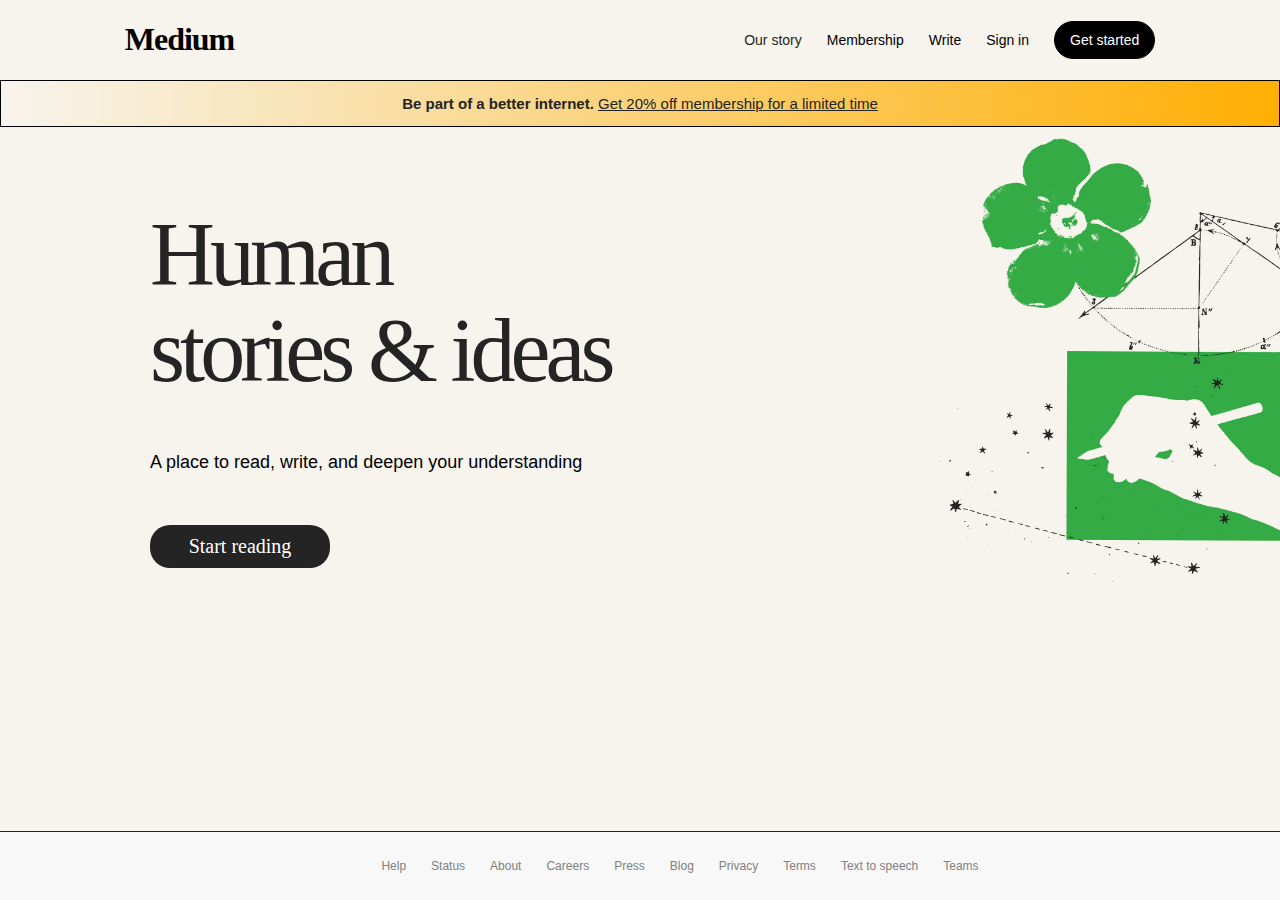
<file: index.html>
<!DOCTYPE html>
<html lang="en">

<head>
    <meta charset="UTF-8">
    <meta name="viewport" content="width=device-width, initial-scale=1.0">
    <link rel="stylesheet" href="style.css">
    <title>Medium.com</title>
</head>

<body>
    <div class="medium-page">
        <Header>
            <div>
                <h1>Medium</h1>
            </div>
            <nav class="nav-item">
                <ul>
                    <li><a href="./our story/ourstory.html">Our story</a></li>
                    <li>Membership</li>
                    <li>Write</li>
                    <li>Sign in</li>
                    <li class="btn">Get started</li>
                </ul>
            </nav>
        </Header>
        <div class="navbar-item">
            <p class="bar">Be part of a better internet. <span class="text_link"><a href="#">Get 20% off membership for
                        a limited time</a></span></p>
            <div class="page-container">
                <div>
                    <p class="text">
                        Human <br> stories & ideas
                    </p>
                    <p class="text-line">A place to read, write, and deepen your understanding</p>
                    <p class="btn1">Start reading</p>
                </div>
                <div>
                    <img src="images/side.webp" alt="">
                </div>
            </div>
        </div>
    </div>
    <footer>
        <ul class="footer_last">
            <li>Help</li>
            <li>Status</li>
            <li>About</li>
            <li>Careers</li>
            <li>Press</li>
            <li>Blog</li>
            <li>Privacy</li>
            <li>Terms</li>
            <li>Text to speech</li>
            <li>Teams</li>
        </ul>
    </footer>    
</body>

</html>
</file>
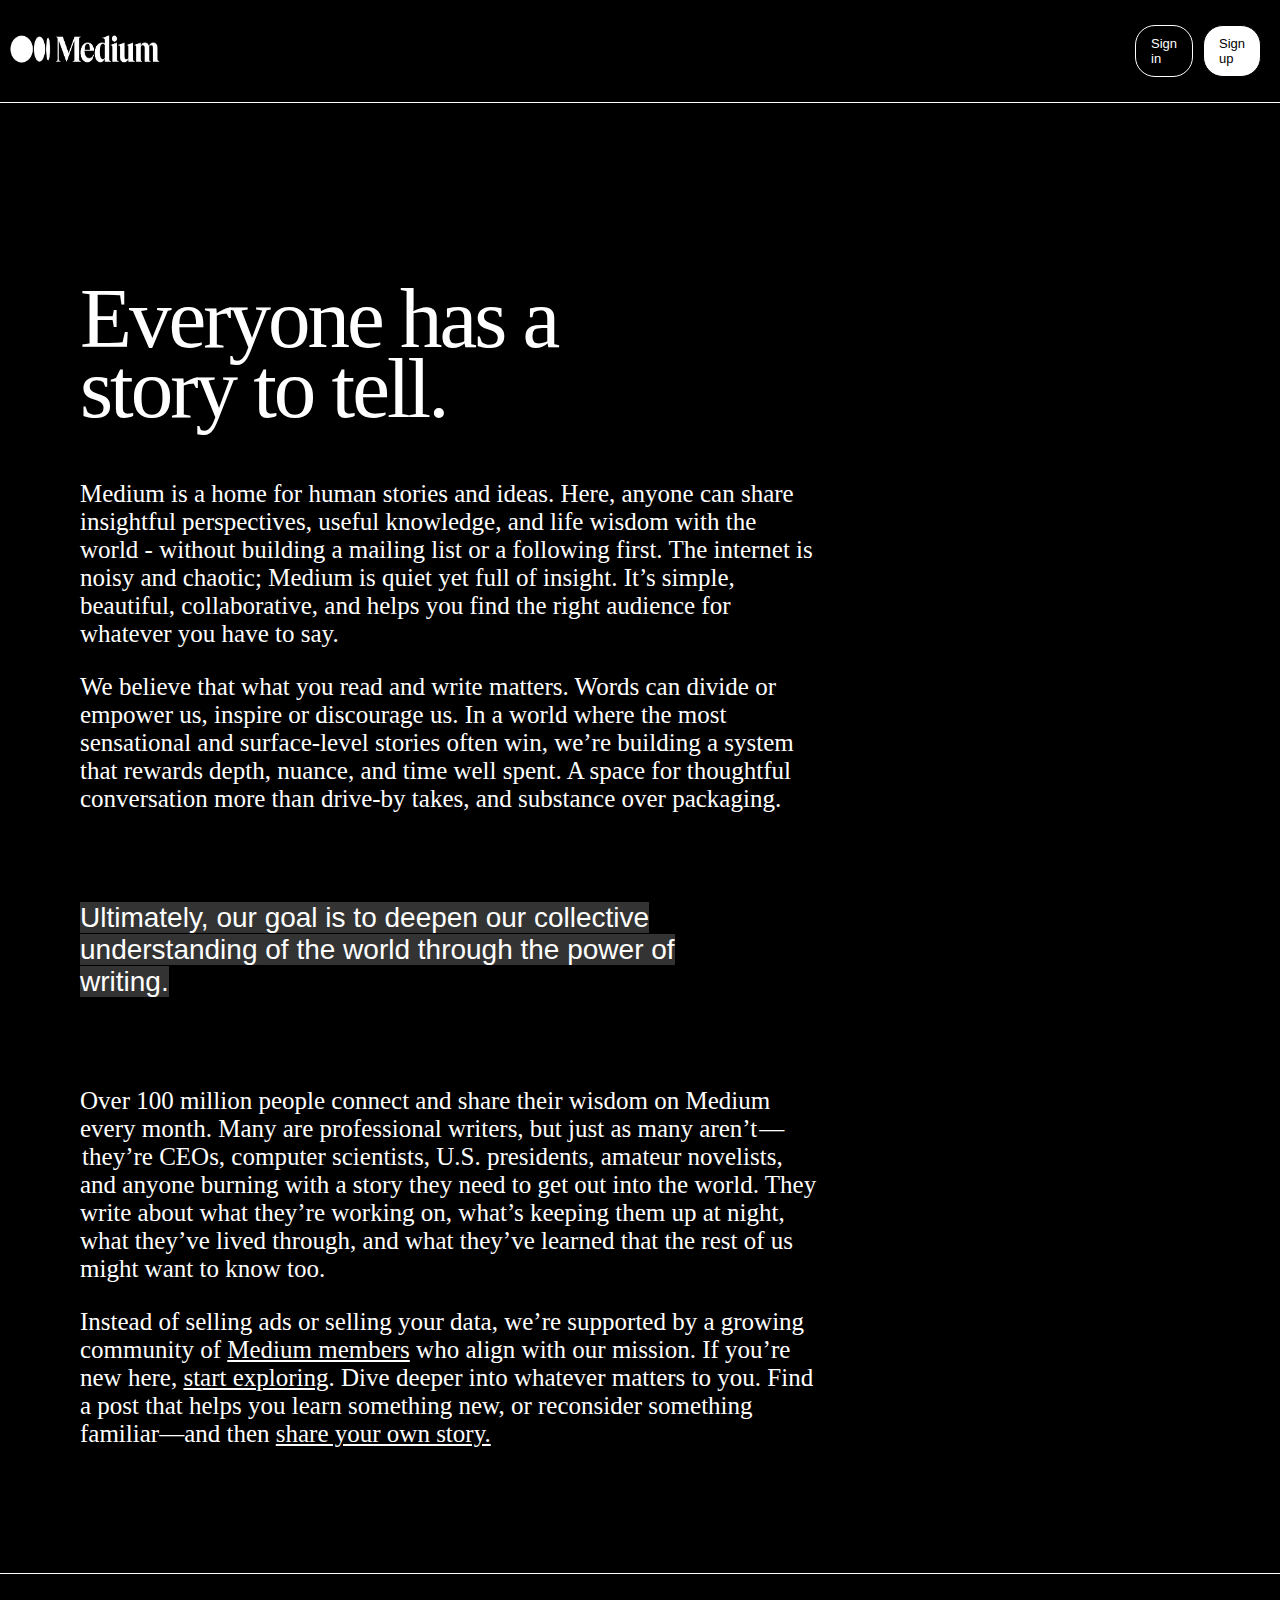
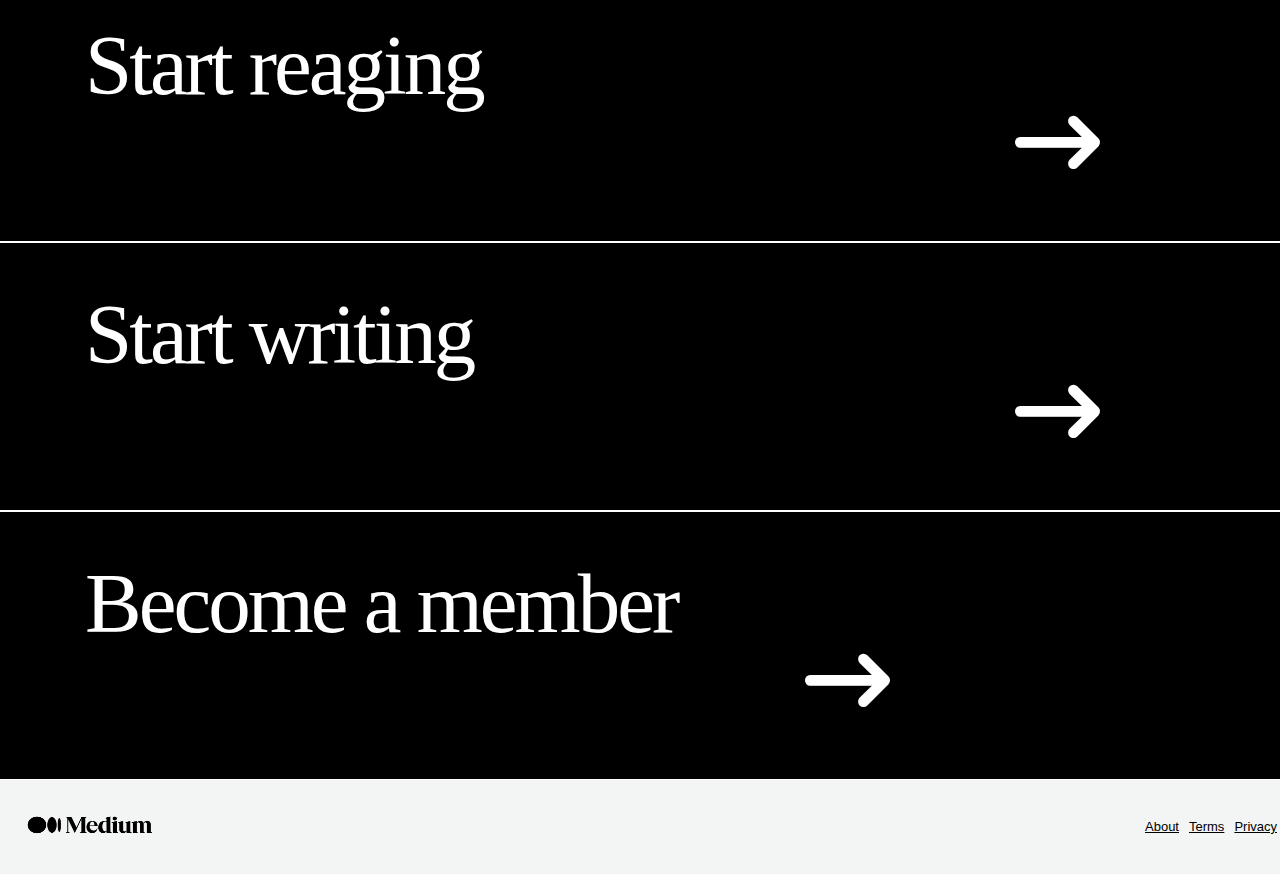
<file: our story/ourstory.html>
<!DOCTYPE html>
<html lang="en">
<head>
    <meta charset="UTF-8">
    <meta name="viewport" content="width=device-width, initial-scale=1.0">
    <link rel="stylesheet" href="ourstory.css">
    <link rel="stylesheet" href="https://cdnjs.cloudflare.com/ajax/libs/font-awesome/6.6.0/css/all.min.css">
    <title>Our story</title>
</head>
<body>
    <Header>
        <div>
            
            <a href="../index.html"><img src="../images/ourstory.png" alt=""></a>
        </div>
        <nav class="nav-item">
            <ul>
                <li class="btn2"><a href="#">Sign in</a></li>
                <li class="btn3"><a href="#">Sign up</a></li>
            </ul>
        </nav>
    </Header>
    <section>
        <div class="text">
            <h1>Everyone has a <br>story to tell.</h1>
            <p>Medium is a home for human stories and ideas. Here, anyone can share <br>insightful perspectives, useful knowledge, and life wisdom with the <br>world - without building a mailing list or a following first. The internet is <br>noisy and chaotic; Medium is quiet yet full of insight. It’s simple, <br>beautiful, collaborative, and helps you find the right audience for <br>whatever you have to say.</p>

            <p>We believe that what you read and write matters. Words can divide or <br>empower us, inspire or discourage us. In a world where the most <br>sensational and surface-level stories often win, we’re building a system <br>that rewards depth, nuance, and time well spent. A space for thoughtful <br>conversation more than drive-by takes, and substance over packaging.</p>

            <br>
            <br>
            <p class="para"><mark>Ultimately, our goal is to deepen our collective <br>understanding of the world through the power of <br>writing.</mark></p>

            <br>
            <br>
            <p>Over 100 million people connect and share their wisdom on Medium <br>every month. Many are professional writers, but just as many aren’t —<br> they’re CEOs, computer scientists, U.S. presidents, amateur novelists, <br>and anyone burning with a story they need to get out into the world. They <br>write about what they’re working on, what’s keeping them up at night, <br>what they’ve lived through, and what they’ve learned that the rest of us <br>might want to know too.</p>

            <p>Instead of selling ads or selling your data, we’re supported by a growing <br>community of <a href="#">Medium members</a> who align with our mission. If you’re <br>new here, <a href="#">start exploring</a>. Dive deeper into whatever matters to you. Find <br>a post that helps you learn something new, or reconsider something <br>familiar—and then <a href="#">share your own story.</a></p>
        </div>
        <div class="links">
            <h1 class="btn4"><a href="#">Start reaging</a><i id="i" class="fa-solid fa-arrow-right-long"></i></h1>
            <h1 class="btn4"><a href="#">Start writing</a><i id="i" class="fa-solid fa-arrow-right-long"></i></h1>
            <h1 class="btn5"><a href="#">Become a member</a><i id="i" class="fa-solid fa-arrow-right-long"></i></h1>
        </div>
        <footer>
            <div>
                <img src="../images/our-story.png" alt="">
            </div>
            <nav>
                <ul>
                    <li><a href="#">About</a></li>
                    <li><a href="#">Terms</a></li>
                    <li><a href="#">Privacy</a></li>
                    <li><a href="#">Help</a></li>
                    <li><a href="#">Teams</a></li>
                    <li><a href="#">Press</a></li>
                </ul>
            </nav>
        </footer>
    </section>
    
</body>
</html>
</file>
<file: style.css>
/* Global styles
body {
    margin: 0;
    padding: 0;
    background: #F7F4ED;
    overflow: hidden;
}

header {
    display: flex;
    justify-content: space-around;
    margin: 0px 60px 0px 60px;
    align-items: center;
}

header h1 {
    font-size: 32px;
    letter-spacing: -1px;
    margin-left: -150px;
}

ul {
    list-style: none;
    display: flex;
    gap: 25px;
    margin-right: -150px;
    align-items: center;
    font-size: 14px;
    font-family: Arial, Helvetica, sans-serif;
}

.nav-item li a {
    text-decoration: none;
    color: #242424;
}

.nav-item li a:hover {
    text-decoration: underline;
}

.nav-item li a:visited {
    text-decoration: underline;
}

.btn {
    border: 1px solid black;
    padding: 10px 15px;
    border-radius: 20px;
    background-color: black;
    color: white;
}

.bar {
    margin: 0;
    text-align: center;
    border: 1px solid black;
    color: #242424;
    font-family: Arial, Helvetica, sans-serif;
    font-size: 15px;
    font-weight: 600;
    line-height: 3;
    background-image: linear-gradient(to right, rgba(255, 0, 0, 0), rgba(255, 174, 0, 0.989));
}

.bar a {
    color: #242424;
    font-family: Arial, Helvetica, sans-serif;
    font-size: 15px;
    font-weight: 100;
}

.page-container {
    display: flex;
    align-items: center;
    justify-content: space-between;
    padding: 80px 50px 24px;
}

.text {
    font-family: Georgia, 'Times New Roman', Times, serif;
    font-size: 120px;
    line-height: 96px;
    margin-left: 150px;
    margin-top: -0px;
    margin-bottom: 0px;
    letter-spacing: -0.055em;
    color: #242424;
}

.text-line {
    font-family: Arial, Helvetica, sans-serif;
    font-size: 22px;
    line-height: 90px;
    margin-left: 150px;
}

.btn1 {
    padding: 10px 15px;
    width: 150px;
    font-size: 20px;
    text-align: center;
    border-radius: 20px;
    background-color: #242424;
    color: white;
    margin-top: 10px;
    margin-left: 150px;
}

.btn1:hover {
    background-color: #000000;
    cursor: pointer;
}

img {
    width: 420px;
    height: auto;
    object-fit: cover;
    margin-right: -50px;
    margin-top: -70px;
}

footer {
    position: absolute;
    bottom: 0;
    width: 100%;
    display: flex;
    padding: 15px 0px 15px 0px;
    border-top: 1px solid #242424;
    background-color: #f8f8f8;
}

.footer_last {
    display: flex;
    color: grey;
    font-size: 12px;
    justify-content: center;
    width: 100%;
}

@media (max-width: 1400px) {
   
    .text {
        font-size: 90px;
        margin-left: 100px;
    }

    .text-line {
        font-size: 18px;
        margin-left: 100px;
    }

    .btn1 {
        margin-left: 100px;
    }

    img {
        width: 340px;
    }
}

@media (max-width: 1200px) {
    header h1 {
        margin-left: -100px;
    }

    ul {
        margin-right: -100px;
    }

    .text {
        font-size: 80px;
        margin-left: 80px;
    }

    .text-line {
        font-size: 16px;
        margin-left: 80px;
    }

    .btn1 {
        margin-left: 80px;
    }

    img {
        width: 300px;
    }
}

@media (max-width: 992px) {
    header {
        margin: 0px 40px 0px 40px;
    }

    .text {
        font-size: 70px;
        margin-left: 60px;
    }

    .text-line {
        font-size: 14px;
        margin-left: 60px;
    }

    .btn1 {
        margin-left: 60px;
    }

    img {
        width: 260px;
    }
}

@media (max-width: 768px) {
    header h1 {
        margin-left: -300px;
    }
    header {
        flex-direction: column;
        margin: 0;
        align-items: center;
    }

    ul {
        margin: 0;
        gap: 15px;
        margin-left: 400px;
        margin-top: -55px;
    }

    .text {
        font-size: 60px;
        text-align: center;
        margin: 20px 0;
    }

    .text-line {
        font-size: 12px;
        text-align: center;
        margin: 10px 0;
    }

    .btn1 {
        margin: 20px 0;
        margin-left: 60px;
    }

    .page-container {
        flex-direction: column;
    }

    img {
        display: none;
    }

    footer {
        padding: 10px 0;
        font-size: 10px;
        text-align: center;
    }

    .footer_last {
        display: block;
        font-size: 10px;
        margin: 0;
    }

    .footer_last li {
        display: inline-block;
        margin: 5px;
    }

    .nav-item li:not(:nth-child(4)):not(:nth-child(5)) {
        display: flex;
    }

    .nav-item li:not(:nth-child(4)):not(:nth-child(5)) {
        display: none;
    }
}

@media (max-width: 600px) {
    header h1 {
        margin-left: -250px;
    }

    header {
        margin: 0 10px;
    }

    ul {
        gap: 10px;
        margin-right: 80px;
    }

    .text {
        font-size: 50px;
    }

    .text-line {
        font-size: 14px;
    }

    .btn {
        font-size: 14px;
        width: 80px;
        text-align: center;
        margin-left: 60px;
    }

    .bar {
        font-size: 13px;
    }

    img {
        display: none;
    }

    footer {
        padding: 8px 0;
        font-size: 8px;
        text-align: center;
    }

    .footer_last {
        display: block;
        font-size: 8px;
        margin: 0;
    }

    .footer_last li {
        display: inline-block;
        margin: 4px;
    }

    .nav-item li:nth-child(4) {
        display: none; 
    }
} */
 /* Global styles */
/* Global styles */
body {
    margin: 0;
    padding: 0;
    background: #F7F4ED;
    overflow: hidden;
}

header {
    display: flex;
    justify-content: space-around;
    margin: 0px 60px 0px 60px;
    align-items: center;
}

header h1 {
    font-size: 32px;
    letter-spacing: -1px;
    margin-left: -150px;
}

ul {
    list-style: none;
    display: flex;
    gap: 25px;
    margin-right: -150px;
    align-items: center;
    font-size: 14px;
    font-family: Arial, Helvetica, sans-serif;
}

.nav-item li a {
    text-decoration: none;
    color: #242424;
}

.nav-item li a:hover {
    text-decoration: underline;
}

.nav-item li a:visited {
    text-decoration: underline;
}

.btn {
    border: 1px solid black;
    padding: 10px 15px;
    border-radius: 20px;
    background-color: black;
    color: white;
}

.bar {
    margin: 0;
    text-align: center;
    border: 1px solid black;
    color: #242424;
    font-family: Arial, Helvetica, sans-serif;
    font-size: 15px;
    font-weight: 600;
    line-height: 3;
    background-image: linear-gradient(to right, rgba(255, 0, 0, 0), rgba(255, 174, 0, 0.989));
}

.bar a {
    color: #242424;
    font-family: Arial, Helvetica, sans-serif;
    font-size: 15px;
    font-weight: 100;
}

.page-container {
    display: flex;
    align-items: center;
    justify-content: space-between;
    padding: 80px 50px 24px;
}

.text {
    font-family: Georgia, 'Times New Roman', Times, serif;
    font-size: 120px;
    line-height: 96px;
    margin-left: 150px;
    margin-top: -0px;
    margin-bottom: 0px;
    letter-spacing: -0.055em;
    color: #242424;
}

.text-line {
    font-family: Arial, Helvetica, sans-serif;
    font-size: 22px;
    line-height: 90px;
    margin-left: 150px;
}

.btn1 {
    padding: 10px 15px;
    width: 150px;
    font-size: 20px;
    text-align: center;
    border-radius: 20px;
    background-color: #242424;
    color: white;
    margin-top: 10px;
    margin-left: 150px;
}

.btn1:hover {
    background-color: #000000;
    cursor: pointer;
}

img {
    width: 420px;
    height: auto;
    object-fit: cover;
    margin-right: -50px;
    margin-top: -70px;
}

footer {
    position: absolute;
    bottom: 0;
    width: 100%;
    display: flex;
    padding: 15px 0px 15px 0px;
    border-top: 1px solid #242424;
    background-color: #f8f8f8;
}

.footer_last {
    display: flex;
    color: grey;
    font-size: 12px;
    justify-content: center;
    width: 100%;
}

@media (max-width: 1400px) {
    .text {
        font-size: 90px;
        margin-left: 100px;
    }

    .text-line {
        font-size: 18px;
        margin-left: 100px;
    }

    .btn1 {
        margin-left: 100px;
    }

    img {
        width: 340px;
    }
}

@media (max-width: 1200px) {
    header h1 {
        margin-left: -100px;
    }

    ul {
        margin-right: -100px;
    }

    .text {
        font-size: 80px;
        margin-left: 80px;
    }

    .text-line {
        font-size: 16px;
        margin-left: 80px;
    }

    .btn1 {
        margin-left: 80px;
    }

    img {
        width: 300px;
    }
}

@media (max-width: 992px) {
    header {
        margin: 0px 40px 0px 40px;
    }

    .text {
        font-size: 70px;
        margin-left: 60px;
    }

    .text-line {
        font-size: 14px;
        margin-left: 60px;
    }

    .btn1 {
        margin-left: 60px;
    }

    img {
        width: 260px;
    }
}

@media (max-width: 768px) {
    header h1 {
        margin-left: -300px;
    }
    header {
        flex-direction: column;
        margin: 0;
        align-items: center;
    }

    ul {
        margin: 0;
        gap: 15px;
        margin-left: 400px;
        margin-top: -55px;
    }

    .text {
        font-size: 60px;
        text-align: center;
        margin: 20px 0;
    }

    .text-line {
        font-size: 12px;
        text-align: center;
        margin: 10px 0;
    }

    .btn1 {
        margin: 20px 0;
        margin-left: 60px;
    }

    .page-container {
        flex-direction: column;
    }

    img {
        display: none;
    }

    footer {
        padding: 10px 0;
        font-size: 10px;
        text-align: center;
    }

    .footer_last {
        display: block;
        font-size: 10px;
        margin: 0;
    }

    .footer_last li {
        display: inline-block;
        margin: 5px;
    }

    .nav-item li:not(:nth-child(4)):not(:nth-child(5)) {
        display: flex;
    }

    .nav-item li:not(:nth-child(4)):not(:nth-child(5)) {
        display: none;
    }
}

/* For max-width: 600px */
@media (max-width: 600px) {
    header h1 {
        margin-left: -250px;
    }

    header {
        margin: 0 10px;
    }

    ul {
        gap: 10px;
        margin-right: 80px;
    }

    .text {
        font-size: 50px;
    }

    .text-line {
        font-size: 14px;
    }

    .btn {
        font-size: 14px;
        width: 80px;
        text-align: center;
        margin-left: 60px;
    }

    .bar {
        font-size: 13px;
    }

    img {
        display: none;
    }

    footer {
        padding: 8px 0;
        font-size: 8px;
        text-align: center;
    }

    .footer_last {
        display: block;
        font-size: 8px;
        margin: 0;
    }

    .footer_last li {
        display: inline-block;
        margin: 4px;
    }

    .nav-item li:nth-child(4) {
        display: none; /* Hide "Sign in" */
    }
}

/* For max-width: 500px */
@media (max-width: 500px) {
    body{
        display: flexbox;
        overflow: hidden;
        justify-content: center;
    }
    header {
        margin: 0 5px;
    }

    header h1 {
        font-size: 28px;
        margin-left: -190px;
    }

    ul {
        gap: 8px;
        margin-left: 258px;
        justify-content: center;
    }

    .text {
        font-size: 40px;
        margin-left: 0;
        text-align: center;
    }

    .text-line {
        font-size: 12px;
        margin-left: 0;
        text-align: center;
    }

    .btn1 {
        width: 120px;
        font-size: 18px;
        margin-left: 60;
        text-align: center;
    }

    .bar {
        font-size: 12px;
    }

    img {
        display: none;
    }

    footer {
        padding: 5px 0;
        font-size: 7px;
        text-align: center;
    }

    .footer_last {
        font-size: 7px;
        margin: 0;
    }

    .footer_last li {
        display: inline-block;
        margin: 3px;
    }

    .nav-item li {
        display: none;
    }

    .nav-item li:nth-child(4) {
        display: none; /* Hide "Sign in" */
    }
    .nav-item li:nth-child(5) {
        display: block;
    }
}
</file>
<file: our story/ourstory.css>
body{
    margin: 0px;
    padding: 0px;
    background: #000000;
}
img{
    width: 170px;
    height: 50px;
    margin-right: 900px;
}

header {
    display: flex;
    justify-content: space-around;
    margin: 0px;
    align-items: center;
    background-color: #000000;
    border-bottom: 1px solid white;
}

ul {
    list-style: none;
    display: flex;
    gap: 25px;
    margin: 25px;
    align-items: center;
    font-size: 14px;
    font-family: Arial, Helvetica, sans-serif;
}

li{
    color: white;
}

.btn2 {
    border: 1px solid white;
    padding: 10px 15px;
    border-radius: 20px;
    color: white;
}
.btn2 a{
    text-decoration: none;
    color: white;
}
.btn3 {
    border: 1px solid;
    padding: 10px 15px;
    border-radius: 20px;
    background-color: white;
    color: black;
}

.btn3 a{
    text-decoration: none;
    color: #000000;
}

.text{
    margin-left: 80px;
    margin-top: 180px;
    color: white;
}

h1{
    font-size: 85px;
    font-weight: 400;
    line-height: 70px;
    letter-spacing: -3px;
}

p{
    font-size: 25px;
    font-weight: 400;
}

.para{
    font-family: Arial, Helvetica, sans-serif;
    font-size: 28px;
    font-weight: 100;
}

.para mark{
    color: white;
    background-color: rgba(255, 255, 255, 0.2);
}
p a{
    color: white;
}

.links{
    padding-top: 100px;
    margin: 0px;
}

.links a{
    text-decoration: none;
    color: white;
}


.links h1{
    border: 1px solid white;
    border-left: none;
    border-right: none;
    padding-left: 85px;
    padding-top: 56px;
    padding-bottom: 56px;
}
.links h1:hover{
    background-color: white;
    color: #000000;
}
.links h1 i{
    padding-left: 930px;
}

.links .btn5 i{
    padding-left: 720px;
}

.links h1 {
    color: white;
    margin: 0;
    
}

.links h1 a {
    text-decoration: none;
    color: inherit;
}

.links h1 a i {
    transition: color 0.3s;
}

.links #i:hover {
    color: #000000;
}

footer {
    display: flex;
    justify-content: space-around;
    margin: 0px;
    align-items: center;
    background-color: #F3F4F4;
}

footer div img{
    width: 180px;
    height: 90px;
    margin-right: 900px;
}

ul {
    list-style: none;
    display: flex;
    gap: 10px;
    margin: 25px;
    align-items: center;
    font-size: 13px;
    font-family: Arial, Helvetica, sans-serif;
}

footer li a{
    color: #000000;
}
</file>
